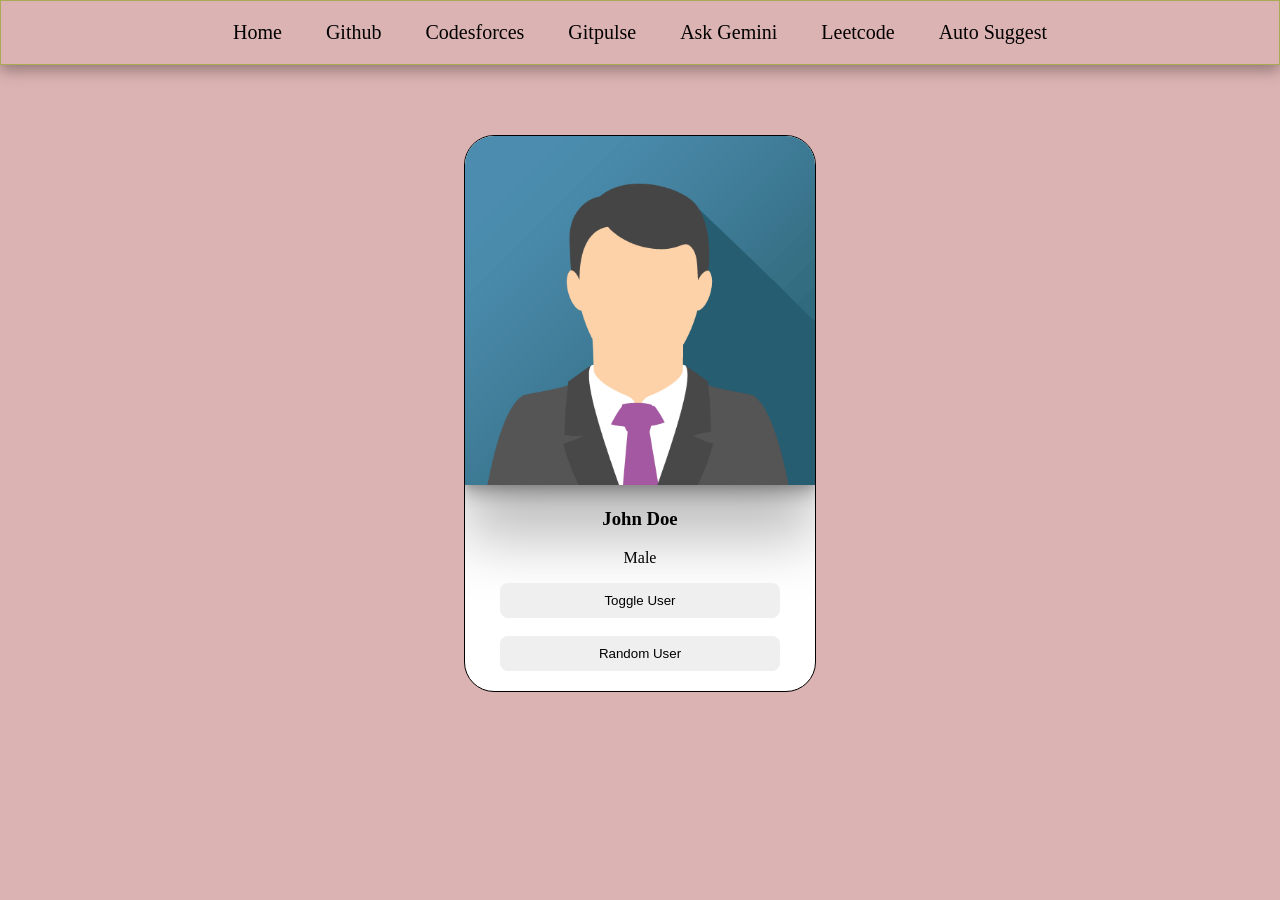
<file: src/main/resources/static/index.html>
<!DOCTYPE html>
<html lang="en">
<head>
    <meta charset="UTF-8">
    <meta name="viewport" content="width=device-width, initial-scale=1.0">
    <title>User Toggle</title>
    <link rel="stylesheet" href="index.css">
</head>
<body>

    <div class ="navbar"> 
      
     <a href="">Home</a> 
     <a href="https://github.com/">Github</a> 
     <a href="codeforces-stats.html" target="_blank">Codesforces</a>
     <a href="gitpulse.html" target="_blank"> Gitpulse</a>
     <a href="ask-gemini.html" target="_blank">Ask Gemini</a>
     <a href="leetcode-stats.html"target="_blank">Leetcode</a> 
     <a href="autosuggest.html">Auto Suggest</a>
    </div>

    <div class="card">
        <img id="user-image" src="john.png" alt="Image not found">

        <h3 id="user-name">John Doe</h3>

        <p id="user-gender">Male</p>

        <button onclick="toggleUser()">Toggle User</button>

        <br>
        <br>

        <button onclick="randomUser()">Random User</button>
    </div>

    <script src="index.js"></script>

</body>
</html>
</file>
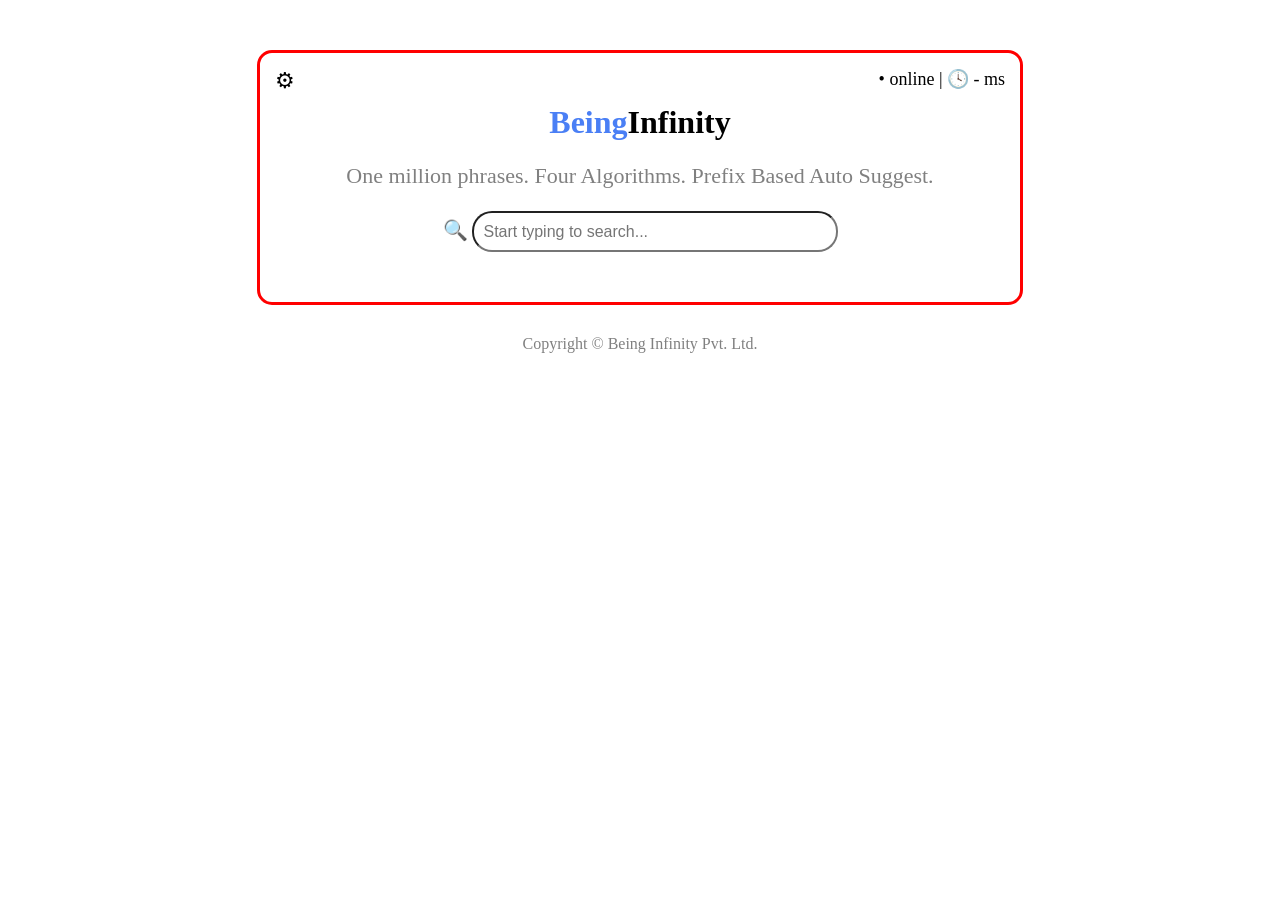
<file: src/main/resources/static/autosuggest.html>
<!DOCTYPE html>
<html lang="en">
<head>
<meta charset="UTF-8">
<meta name="viewport" content="width=device-width, initial-scale=1.0">
<title>Being Infinity</title>

<style>

body{
    text-align:center;
    font-family:"Times New Roman", serif;
}

.box{
    width:700px;
    margin:auto;
    margin-top:50px;
    padding:30px;
    border:3px solid red;
    border-radius:15px;
    position:relative;
}

.gear-icon{
    position:absolute;
    top:15px;
    left:15px;
    font-size:22px;
}

.status{
    position:absolute;
    top:15px;
    right:15px;
    font-size:18px;
}

.being{
    color:#4a7ff5;
}

.infinity{
    color:black;
}

.tagline{
    color:gray;
    font-size:22px;
}

.search-box{
    width:350px;
    height:35px;
    padding-left:10px;
    border-radius:20px;
    font-size:16px;
}

.search-suggestions{
    width:360px;
    margin:10px auto;
    text-align:left;
    border-radius:10px;
    box-shadow:0px 2px 8px rgba(0,0,0,0.2);
    overflow:hidden;
}

.suggestion{
    padding:10px;
    border-bottom:1px solid #ddd;
    background:white;
}

.suggestion:hover{
    background:#f2f2f2;
    cursor:pointer;
}

.footer{
    margin-top:30px;
    color:gray;
}

</style>

</head>

<body>

<div class="box">

<span class="gear-icon">&#9881;</span>

<span class="status">&#8226; online | &#128339; - ms</span>

<h1>
<span class="being">Being</span><span class="infinity">Infinity</span>
</h1>

<p class="tagline">
One million phrases. Four Algorithms. Prefix Based Auto Suggest.
</p>

<span style="font-size:20px;">&#128269;</span>

<input
type="text"
class="search-box"
placeholder="Start typing to search..."
onkeyup="getSearchSuggestions()">

<div class="search-suggestions"></div>

</div>

<div class="footer">
Copyright &copy; Being Infinity Pvt. Ltd.
</div>

<script>

function getSearchSuggestions(){

    var searchBox=document.getElementsByClassName("search-box")[0];
    var suggestionBox=document.getElementsByClassName("search-suggestions")[0];

    var userInput=searchBox.value;

    if(userInput.trim()==""){
        suggestionBox.innerHTML="";
        return;
    }

    var url="https://autosuggest-backend.onrender.com/api/autosuggest?q="
            +userInput+
            "&algorithm=brute&limit=10&weighted=false";

    fetch(url)

    .then(function(response){
        return response.json();
    })

    .then(function(data){

        var output="";

        for(var i=0;i<data.count;i++){

            output +=
            "<div class='suggestion'>"
            +data.results[i].text+
            "</div>";

        }

        suggestionBox.innerHTML=output;

    })

    .catch(function(error){
        console.log(error);
    });

}

</script>

</body>
</html>
</file>
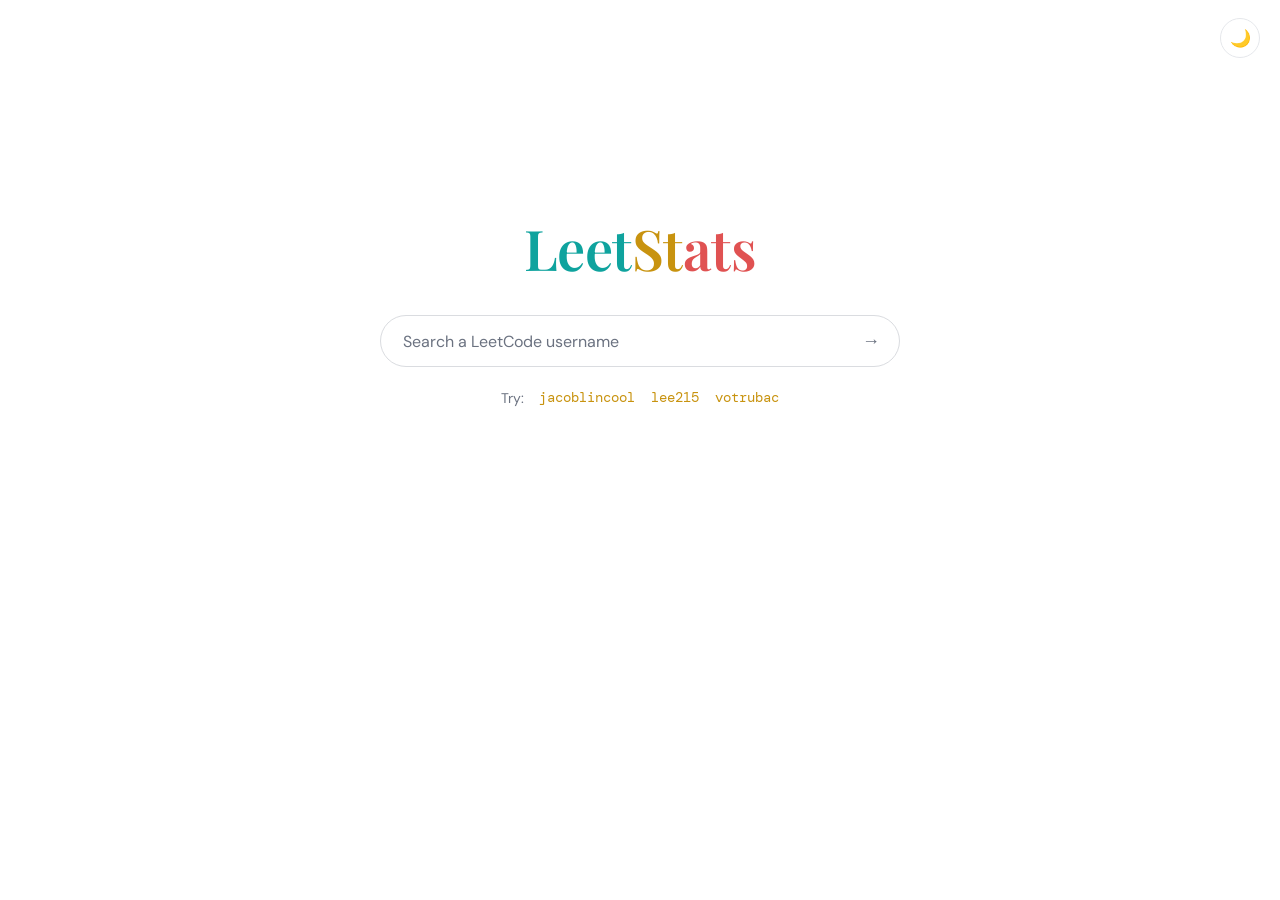
<file: src/main/resources/static/leetcode-stats.html>
<!DOCTYPE html>
<html lang="en" data-theme="light">
<head>
<meta charset="UTF-8">
<meta name="viewport" content="width=device-width, initial-scale=1.0">
<title>LeetStats</title>
<link rel="preconnect" href="https://fonts.googleapis.com">
<link rel="preconnect" href="https://fonts.gstatic.com" crossorigin>
<link href="https://fonts.googleapis.com/css2?family=Playfair+Display:wght@600&family=DM+Sans:wght@400;500;700&family=DM+Mono:wght@400;500&display=swap" rel="stylesheet">
<style>
  :root, [data-theme="light"] {
    --bg: #ffffff;
    --text: #1f2328;
    --muted: #6b7280;
    --line: #e5e7eb;
    --surface: #ffffff;
    --input-border: #dadce0;
    --input-shadow: rgba(32, 33, 36, 0.12);
    --track: #f0f1f3;
    --easy: #0fa39e;
    --medium: #c8930f;
    --hard: #e05252;
    --accent: #c8930f;
    --card-shadow: 0 1px 3px rgba(32, 33, 36, 0.08), 0 8px 28px rgba(32, 33, 36, 0.06);
  }
  [data-theme="dark"] {
    --bg: #0a0b0d;
    --text: #e9e7e2;
    --muted: #8b8f98;
    --line: rgba(255, 255, 255, 0.09);
    --surface: #121418;
    --input-border: rgba(255, 255, 255, 0.14);
    --input-shadow: rgba(0, 0, 0, 0.5);
    --track: rgba(255, 255, 255, 0.08);
    --easy: #3ddad7;
    --medium: #e3b341;
    --hard: #ff6b6b;
    --accent: #e3b341;
    --card-shadow: 0 20px 50px rgba(0, 0, 0, 0.45);
  }

  * { margin: 0; padding: 0; box-sizing: border-box; }

  html, body { height: 100%; }

  body {
    background: var(--bg);
    color: var(--text);
    font-family: "DM Sans", system-ui, sans-serif;
    display: flex;
    flex-direction: column;
    align-items: center;
    transition: background 0.25s, color 0.25s;
  }

  /* theme toggle, top right */
  .theme-toggle {
    position: fixed;
    top: 18px;
    right: 20px;
    width: 40px;
    height: 40px;
    border-radius: 50%;
    border: 1px solid var(--line);
    background: var(--surface);
    color: var(--text);
    font-size: 17px;
    cursor: pointer;
    display: flex;
    align-items: center;
    justify-content: center;
    transition: background 0.25s, border-color 0.25s, transform 0.15s;
    z-index: 10;
  }
  .theme-toggle:hover { transform: scale(1.06); }
  .theme-toggle:focus-visible { outline: 2px solid var(--accent); outline-offset: 2px; }

  main {
    width: 100%;
    max-width: 640px;
    padding: 0 24px 64px;
    display: flex;
    flex-direction: column;
    align-items: center;
    /* Google-style: sits a bit above vertical center when idle */
    margin-top: clamp(96px, 24vh, 210px);
    transition: margin-top 0.45s cubic-bezier(0.3, 0.8, 0.3, 1);
  }
  body.has-result main { margin-top: 72px; }

  .wordmark {
    font-family: "Playfair Display", serif;
    font-weight: 600;
    font-size: clamp(40px, 8vw, 56px);
    letter-spacing: -0.01em;
    margin-bottom: 30px;
    user-select: none;
  }
  .wordmark .l { color: var(--easy); }
  .wordmark .e { color: var(--medium); }
  .wordmark .t { color: var(--hard); }

  /* search */
  .search {
    width: 100%;
    max-width: 520px;
    display: flex;
    align-items: center;
    gap: 12px;
    background: var(--surface);
    border: 1px solid var(--input-border);
    border-radius: 999px;
    padding: 0 8px 0 22px;
    height: 52px;
    transition: box-shadow 0.2s, border-color 0.2s, background 0.25s;
  }
  .search:focus-within {
    box-shadow: 0 2px 10px var(--input-shadow);
    border-color: transparent;
  }
  [data-theme="dark"] .search:focus-within { border-color: var(--accent); box-shadow: none; }

  .search input {
    flex: 1;
    min-width: 0;
    border: none;
    outline: none;
    background: transparent;
    color: var(--text);
    font-family: "DM Mono", monospace;
    font-size: 16px;
  }
  .search input::placeholder { color: var(--muted); font-family: "DM Sans", sans-serif; }

  .search button {
    border: none;
    background: transparent;
    color: var(--muted);
    font-size: 18px;
    width: 40px;
    height: 40px;
    border-radius: 50%;
    cursor: pointer;
    display: flex;
    align-items: center;
    justify-content: center;
    transition: color 0.15s, background 0.15s;
  }
  .search button:hover { color: var(--accent); background: var(--track); }
  .search button:focus-visible { outline: 2px solid var(--accent); outline-offset: 1px; }
  .search button:disabled { opacity: 0.45; cursor: wait; }

  .try {
    margin-top: 20px;
    font-size: 14px;
    color: var(--muted);
    display: flex;
    gap: 14px;
    align-items: center;
    flex-wrap: wrap;
    justify-content: center;
  }
  .try button {
    background: none;
    border: none;
    padding: 2px 1px;
    color: var(--accent);
    font-family: "DM Mono", monospace;
    font-size: 13.5px;
    cursor: pointer;
    border-bottom: 1px dashed transparent;
    transition: border-color 0.15s;
  }
  .try button:hover { border-bottom-color: var(--accent); }
  .try button:focus-visible { outline: 2px solid var(--accent); outline-offset: 2px; }

  /* states */
  .loader {
    margin-top: 52px;
    width: 34px; height: 34px;
    border: 3px solid var(--track);
    border-top-color: var(--accent);
    border-radius: 50%;
    animation: spin 0.8s linear infinite;
  }
  @keyframes spin { to { transform: rotate(360deg); } }

  .error {
    margin-top: 44px;
    text-align: center;
    color: var(--muted);
    font-size: 14.5px;
    line-height: 1.6;
    max-width: 420px;
  }
  .error b { color: var(--hard); font-weight: 700; display: block; margin-bottom: 4px; }

  /* card */
  .card {
    width: 100%;
    margin-top: 44px;
    background: var(--surface);
    border: 1px solid var(--line);
    border-radius: 18px;
    padding: 30px 34px;
    box-shadow: var(--card-shadow);
    animation: rise 0.45s cubic-bezier(0.2, 0.7, 0.3, 1) both;
    transition: background 0.25s, border-color 0.25s;
  }
  @keyframes rise {
    from { opacity: 0; transform: translateY(14px); }
    to   { opacity: 1; transform: translateY(0); }
  }

  .card-head {
    display: flex;
    justify-content: space-between;
    align-items: baseline;
    gap: 10px;
    flex-wrap: wrap;
    margin-bottom: 26px;
  }
  .card-head a {
    font-family: "Playfair Display", serif;
    font-size: 23px;
    font-weight: 600;
    color: var(--text);
    text-decoration: none;
  }
  .card-head a:hover { color: var(--accent); }
  .card-head .rank {
    font-family: "DM Mono", monospace;
    font-size: 13px;
    color: var(--muted);
  }
  .card-head .rank b { color: var(--accent); font-weight: 500; }

  .card-body {
    display: grid;
    grid-template-columns: 168px 1fr;
    gap: 34px;
    align-items: center;
  }

  .ring-wrap { position: relative; width: 168px; height: 168px; margin: 0 auto; }
  .ring-wrap svg { transform: rotate(-90deg); display: block; }
  .ring-track { fill: none; stroke: var(--track); stroke-width: 9; }
  .ring-fill {
    fill: none;
    stroke: var(--accent);
    stroke-width: 9;
    stroke-linecap: round;
    transition: stroke-dashoffset 1.1s cubic-bezier(0.3, 0.8, 0.3, 1), stroke 0.25s;
  }
  .ring-center {
    position: absolute; inset: 0;
    display: flex; flex-direction: column;
    align-items: center; justify-content: center;
  }
  .ring-center .big {
    font-family: "DM Mono", monospace;
    font-size: 36px;
    line-height: 1;
  }
  .ring-center .small {
    color: var(--muted);
    font-size: 11.5px;
    margin-top: 6px;
    letter-spacing: 0.06em;
    text-transform: uppercase;
  }

  .bars { display: flex; flex-direction: column; gap: 18px; }
  .bar-top {
    display: flex;
    justify-content: space-between;
    align-items: baseline;
    margin-bottom: 7px;
  }
  .bar-top .label {
    font-size: 12.5px;
    font-weight: 700;
    letter-spacing: 0.09em;
    text-transform: uppercase;
  }
  .bar-top .nums {
    font-family: "DM Mono", monospace;
    font-size: 13px;
    color: var(--muted);
  }
  .bar-top .nums b { color: var(--text); font-weight: 500; }
  .bar-track { height: 7px; border-radius: 99px; background: var(--track); overflow: hidden; }
  .bar-fill { height: 100%; width: 0; border-radius: 99px; transition: width 1.1s cubic-bezier(0.3, 0.8, 0.3, 1); }
  .easy   .label { color: var(--easy); }   .easy   .bar-fill { background: var(--easy); }
  .medium .label { color: var(--medium); } .medium .bar-fill { background: var(--medium); }
  .hard   .label { color: var(--hard); }   .hard   .bar-fill { background: var(--hard); }

  .hidden { display: none !important; }

  @media (max-width: 540px) {
    .card { padding: 24px 20px; }
    .card-body { grid-template-columns: 1fr; gap: 26px; }
  }

  @media (prefers-reduced-motion: reduce) {
    * { animation: none !important; transition: none !important; }
  }
</style>
</head>
<body>
  <button class="theme-toggle" id="theme-toggle" aria-label="Switch theme" title="Switch theme">🌙</button>

  <main>
    <h1 class="wordmark"><span class="l">Leet</span><span class="e">St</span><span class="t">ats</span></h1>

    <div class="search">
      <input id="username" type="text" placeholder="Search a LeetCode username" autocomplete="off" spellcheck="false" aria-label="LeetCode username">
      <button id="go" aria-label="Fetch stats" title="Fetch stats">→</button>
    </div>

    <div class="try">
      <span>Try:</span>
      <button data-u="jacoblincool">jacoblincool</button>
      <button data-u="lee215">lee215</button>
      <button data-u="votrubac">votrubac</button>
    </div>

    <div id="loading" class="loader hidden" role="status" aria-label="Loading"></div>

    <div id="error" class="error hidden" role="alert">
      <b>Couldn't fetch that profile</b>
      <span id="error-msg"></span>
    </div>

    <section id="card" class="card hidden" aria-live="polite">
      <div class="card-head">
        <a id="profile-link" href="#" target="_blank" rel="noopener"></a>
        <span class="rank">Rank <b id="ranking">—</b></span>
      </div>
      <div class="card-body">
        <div class="ring-wrap">
          <svg width="168" height="168" viewBox="0 0 168 168" aria-hidden="true">
            <circle class="ring-track" cx="84" cy="84" r="74"></circle>
            <circle class="ring-fill" id="ring" cx="84" cy="84" r="74"></circle>
          </svg>
          <div class="ring-center">
            <div class="big" id="total-solved">0</div>
            <div class="small" id="total-label">solved</div>
          </div>
        </div>
        <div class="bars">
          <div class="bar-row easy">
            <div class="bar-top"><span class="label">Easy</span>
              <span class="nums"><b id="easy-solved">0</b> / <span id="easy-total">0</span></span></div>
            <div class="bar-track"><div class="bar-fill" id="easy-bar"></div></div>
          </div>
          <div class="bar-row medium">
            <div class="bar-top"><span class="label">Medium</span>
              <span class="nums"><b id="medium-solved">0</b> / <span id="medium-total">0</span></span></div>
            <div class="bar-track"><div class="bar-fill" id="medium-bar"></div></div>
          </div>
          <div class="bar-row hard">
            <div class="bar-top"><span class="label">Hard</span>
              <span class="nums"><b id="hard-solved">0</b> / <span id="hard-total">0</span></span></div>
            <div class="bar-track"><div class="bar-fill" id="hard-bar"></div></div>
          </div>
        </div>
      </div>
    </section>
  </main>

<script>
(function () {
  "use strict";

  /* ---------- theme ---------- */
  var root = document.documentElement;
  var toggle = document.getElementById("theme-toggle");
  var prefersDark = window.matchMedia("(prefers-color-scheme: dark)").matches;
  setTheme(prefersDark ? "dark" : "light");

  function setTheme(t) {
    root.setAttribute("data-theme", t);
    toggle.textContent = t === "dark" ? "☀️" : "🌙";
  }
  toggle.addEventListener("click", function () {
    setTheme(root.getAttribute("data-theme") === "dark" ? "light" : "dark");
  });

  /* ---------- elements ---------- */
  var input = document.getElementById("username");
  var goBtn = document.getElementById("go");
  var loadingEl = document.getElementById("loading");
  var errorEl = document.getElementById("error");
  var errorMsg = document.getElementById("error-msg");
  var cardEl = document.getElementById("card");

  var RING_R = 74;
  var RING_C = 2 * Math.PI * RING_R;
  var ring = document.getElementById("ring");
  ring.setAttribute("stroke-dasharray", RING_C);
  ring.setAttribute("stroke-dashoffset", RING_C);

  /* ---------- data sources (tried in order) ---------- */
  var SOURCES = [
    {
      url: function (u) { return "https://leetcode-api-faisalshohag.vercel.app/" + encodeURIComponent(u); },
      parse: function (d) {
        if (!d || d.errors || d.totalSolved === undefined) return null;
        return pick(d);
      }
    },
    {
      url: function (u) { return "https://alfa-leetcode-api.onrender.com/userProfile/" + encodeURIComponent(u); },
      parse: function (d) {
        if (!d || d.errors || d.totalSolved === undefined) return null;
        return pick(d);
      }
    },
    {
      url: function (u) { return "https://leetcode-stats-api.herokuapp.com/" + encodeURIComponent(u); },
      parse: function (d) {
        if (!d || d.status !== "success") return null;
        return pick(d);
      }
    }
  ];

  function pick(d) {
    return {
      totalSolved: d.totalSolved, totalQuestions: d.totalQuestions,
      easySolved: d.easySolved, totalEasy: d.totalEasy,
      mediumSolved: d.mediumSolved, totalMedium: d.totalMedium,
      hardSolved: d.hardSolved, totalHard: d.totalHard,
      ranking: d.ranking
    };
  }

  function fetchWithTimeout(url, ms) {
    var ctrl = new AbortController();
    var t = setTimeout(function () { ctrl.abort(); }, ms);
    return fetch(url, { signal: ctrl.signal })
      .then(function (r) { return r.json(); })
      .finally(function () { clearTimeout(t); });
  }

  function fetchStats(username) {
    var i = 0;
    function tryNext() {
      if (i >= SOURCES.length) return Promise.reject(new Error("all sources failed"));
      var src = SOURCES[i++];
      return fetchWithTimeout(src.url(username), 12000)
        .then(function (json) {
          var parsed = src.parse(json);
          return parsed || tryNext();
        })
        .catch(function () { return tryNext(); });
    }
    return tryNext();
  }

  /* ---------- rendering ---------- */
  function fmt(n) {
    if (n === null || n === undefined || isNaN(n)) return "—";
    return Number(n).toLocaleString("en-US");
  }

  function countUp(el, target, ms) {
    var reduce = window.matchMedia("(prefers-reduced-motion: reduce)").matches;
    if (reduce || !target) { el.textContent = fmt(target || 0); return; }
    var start = performance.now();
    (function step(now) {
      var p = Math.min(((now || performance.now()) - start) / ms, 1);
      var eased = 1 - Math.pow(1 - p, 3);
      el.textContent = fmt(Math.round(target * eased));
      if (p < 1) requestAnimationFrame(step);
    })();
  }

  function setBar(id, solved, total) {
    var pct = total > 0 ? (solved / total) * 100 : 0;
    document.getElementById(id).style.width = Math.max(pct, solved > 0 ? 2 : 0) + "%";
  }

  function render(username, s) {
    var link = document.getElementById("profile-link");
    link.textContent = username;
    link.href = "https://leetcode.com/u/" + encodeURIComponent(username) + "/";

    document.getElementById("ranking").textContent = "#" + fmt(s.ranking);
    document.getElementById("total-label").textContent = "of " + fmt(s.totalQuestions);
    document.getElementById("easy-solved").textContent = fmt(s.easySolved);
    document.getElementById("easy-total").textContent = fmt(s.totalEasy);
    document.getElementById("medium-solved").textContent = fmt(s.mediumSolved);
    document.getElementById("medium-total").textContent = fmt(s.totalMedium);
    document.getElementById("hard-solved").textContent = fmt(s.hardSolved);
    document.getElementById("hard-total").textContent = fmt(s.totalHard);

    document.body.classList.add("has-result");
    cardEl.classList.remove("hidden");

    requestAnimationFrame(function () {
      requestAnimationFrame(function () {
        countUp(document.getElementById("total-solved"), s.totalSolved, 1100);
        var pct = s.totalQuestions > 0 ? s.totalSolved / s.totalQuestions : 0;
        ring.setAttribute("stroke-dashoffset", RING_C * (1 - pct));
        setBar("easy-bar", s.easySolved, s.totalEasy);
        setBar("medium-bar", s.mediumSolved, s.totalMedium);
        setBar("hard-bar", s.hardSolved, s.totalHard);
      });
    });
  }

  function resetCard() {
    ring.setAttribute("stroke-dashoffset", RING_C);
    ["easy-bar", "medium-bar", "hard-bar"].forEach(function (id) {
      document.getElementById(id).style.width = "0";
    });
    document.getElementById("total-solved").textContent = "0";
  }

  /* ---------- flow ---------- */
  var busy = false;

  function lookup(username) {
    username = (username || "").trim();
    if (!username || busy) return;
    busy = true;

    input.value = username;
    goBtn.disabled = true;
    errorEl.classList.add("hidden");
    cardEl.classList.add("hidden");
    resetCard();
    loadingEl.classList.remove("hidden");

    fetchStats(username)
      .then(function (stats) {
        loadingEl.classList.add("hidden");
        render(username, stats);
      })
      .catch(function () {
        loadingEl.classList.add("hidden");
        errorMsg.textContent = 'No stats found for "' + username +
          '". Check the spelling, or the public stats APIs may be briefly busy — try again in a moment.';
        errorEl.classList.remove("hidden");
      })
      .finally(function () {
        goBtn.disabled = false;
        busy = false;
      });
  }

  goBtn.addEventListener("click", function () { lookup(input.value); });
  input.addEventListener("keydown", function (e) { if (e.key === "Enter") lookup(input.value); });
  document.querySelectorAll(".try button").forEach(function (b) {
    b.addEventListener("click", function () { lookup(b.dataset.u); });
  });
})();
</script>
</body>
</html>
</file>
<file: src/main/resources/static/index.css>
body{
    margin:0px;
    background-color: rgb(220, 179, 179);
}

h1{
    color:red;
}

.navbar{
    border-style: solid;
    border-width: 1px;
    border-color: rgb(170, 170, 84);
    padding: 20px;
    text-align: center;
    box-shadow: rgba(0, 0, 0, 0.35) 0px 5px 15px;
}


.navbar a{
    padding: 20px;
    text-decoration: none;
    color:black;
    font-size:20px;
}

.navbar a:hover{
    color:blue;
    background-color:aqua;
}

.card{
    border:1px solid black;
    width:350px;
    border-radius:30px;
    text-align: center;
    margin-top: 70px;
    overflow: hidden;
     margin-left: auto;
    margin-right: auto;
    padding-bottom: 20px;
    background-color: white;
    

}

.card img{
    /*width:350px;*/
    width: 100%;
    box-shadow: rgba(0, 0, 0, 0.25) 0px 54px 55px, rgba(0, 0, 0, 0.12) 0px -12px 30px, rgba(0, 0, 0, 0.12) 0px 4px 6px, rgba(0, 0, 0, 0.17) 0px 12px 13px, rgba(0, 0, 0, 0.09) 0px -3px 5px;
   
}
.card button{
    border-style: none;
    padding: 10px;
    width: 80%;
    border-radius: 8px;
}
</file>
